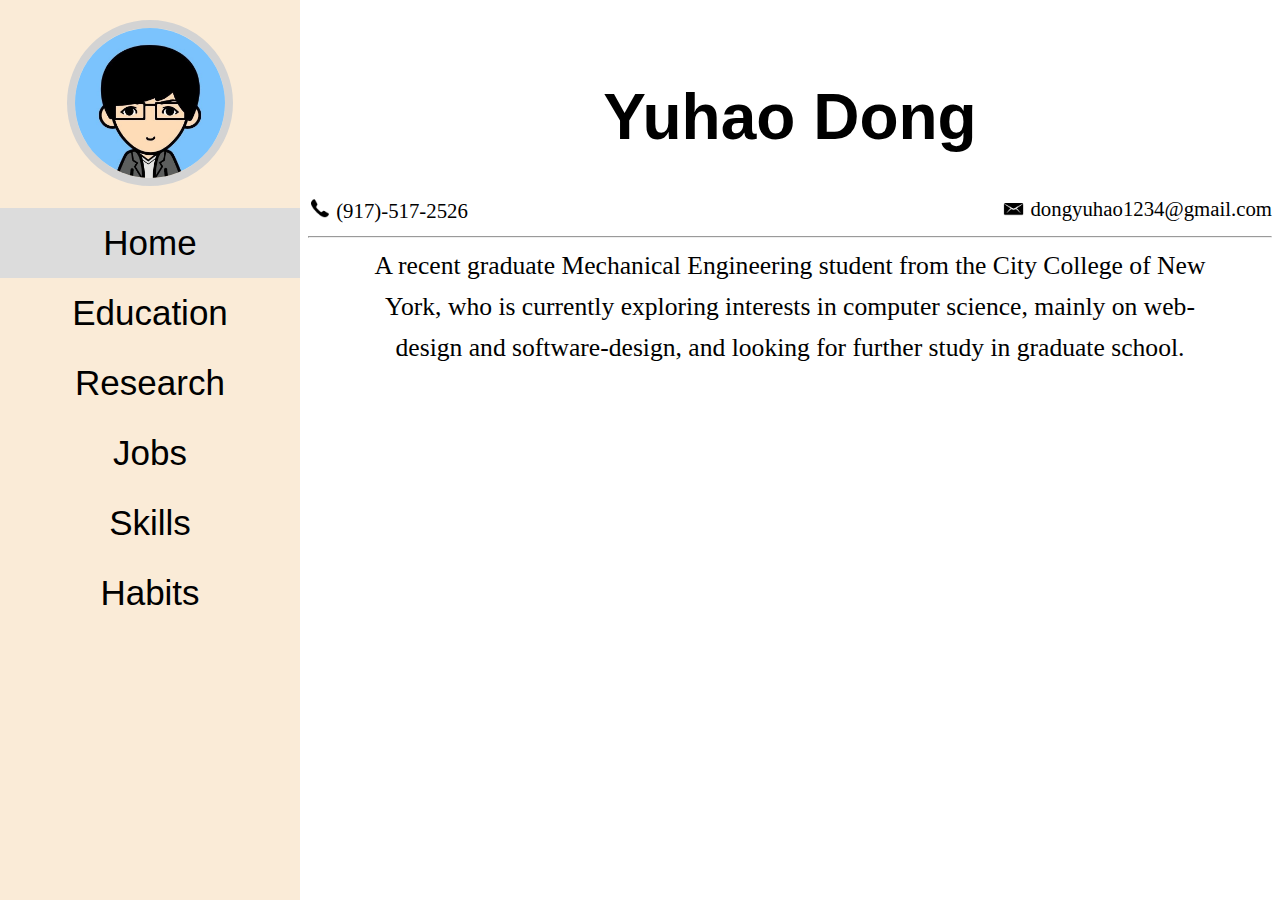
<file: index.html>
<!DOCTYPE html>
<html>
<head>
    <meta name="viewport" content="width=device-width, initial-scale=1">
    <title>Yuhao's Web</title>
    <link rel="stylesheet" href="css/styles.css">
</head> 

<body style="font-family: verdana;">
    <div class="sidenav center navfont">
        <img src="assets/img/me.jpg" class="rounded photo">
        <br>
        <br>
        <div style="background-color: gainsboro;"><a href="index.html">Home</a></div>
        <a href="html/Education.html">Education</a>
        <a href="html/Research.html">Research</a>
        <a href="html/Jobs.html">Jobs</a>
        <a href="html/Skills.html">Skills</a>
        <a href="html/Habits.html">Habits</a>
    </div>

    <div class="main" style="text-align: center">
        <h1 class="name namemargin">Yuhao Dong</h1>
        <div class="infomargin">
        <span class="infofont" style="float:right;"><img src="assets/img/email.jpg" style="width:23px"> dongyuhao1234@gmail.com</span>
        <span class="infofont" style="float:left;"><img src="assets/img/phone.png" style="width:23px"> (917)-517-2526</span>
        </div>
        <br>
        <br>
        <hr>
        <div class="descriptionfont">A recent graduate Mechanical Engineering student from the City College of New York, who is currently exploring interests in computer science, mainly on web-design and software-design, and looking for further study in graduate school.</div>
    </div>
    
</body>  
</html>
</file>
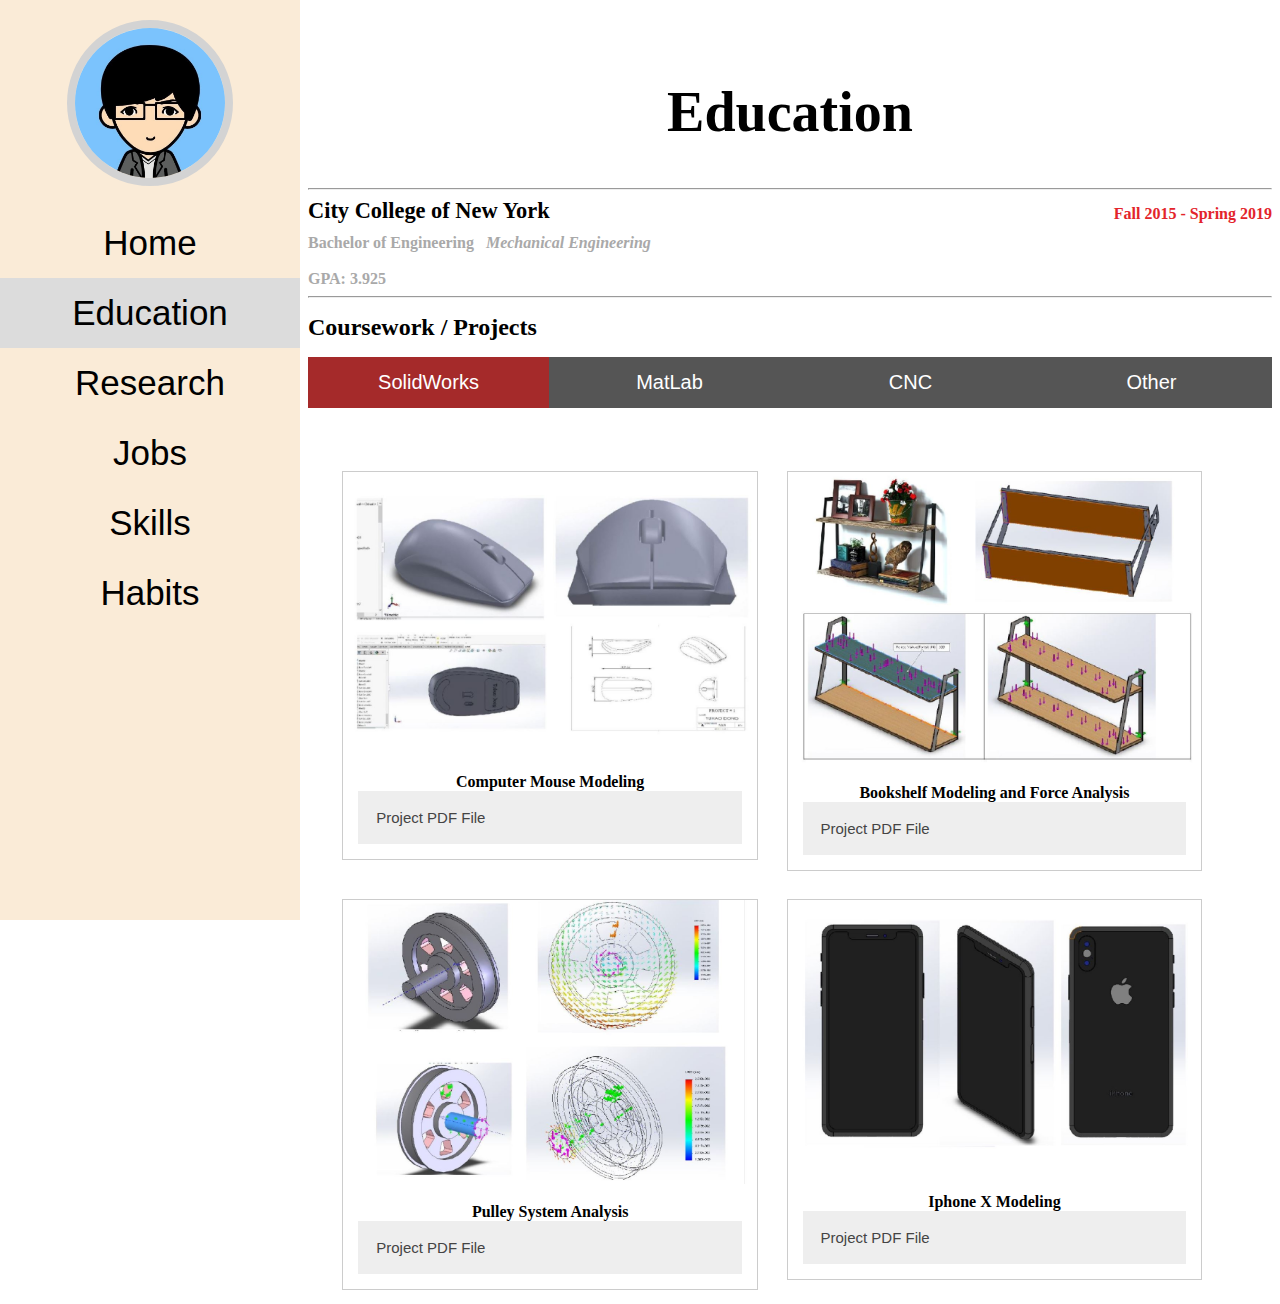
<file: html/Education.html>
<!DOCTYPE html>
<html>
<head>
    <meta name="viewport" content="width=device-width, initial-scale=1">
    <title>Yuhao's Web - Education</title>
    <link rel="stylesheet" href="../css/styles.css">
    <style>
        .tabcontent a:link{
                color:black;
                text-decoration: none;
            }
        .tabcontent a:visited{
                color:black;
                text-decoration: none;
            }
        .tabcontent a:hover{
                color:black;
                text-decoration: none;
                font-size: 120%;
            }
        .tabcontent a:active{
                color:black;
                text-decoration: none; 
                font-size: 120%;
            }
    </style>
</head> 

<body style="font-family: verdana;">
    <div class="sidenav center navfont">
        <img src="../assets/img/me.jpg" class="rounded photo">
        <br>
        <br>
        <a href="../index.html">Home</a>
        <div style="background-color: gainsboro;"><a href="Education.html">Education</a></div>
        <a href="Research.html">Research</a>
        <a href="Jobs.html">Jobs</a>
        <a href="Skills.html">Skills</a>
        <a href="Habits.html">Habits</a>
    </div>

    <div class="main">
        <div class="center educationfont eduspace"><b>Education</b></div>
        <br>
        <br>
        <hr>
        <div>
            <span style="float: right;" class="fontweight1 termfont";>Fall 2015 - Spring 2019</span>
        <span style="float: left;" class="schoolfont"><b>City College of New York</b></span>
        </div> 
        <br>
        <br>
        <div class="degreefont"><b>Bachelor of Engineering &nbsp <i>Mechanical Engineering</i></b></div>
        <br>
        <div class="degreefont"><b>GPA: 3.925</b></div>
        <hr>
        
        <div>
            <h1 style="font-size:150%">Coursework / Projects</h1>
        </div>
        
        
        <div>
            <button class="tablink" onclick="openPage('Home', this, 'brown')" id="defaultOpen">SolidWorks</button>
            <button class="tablink" onclick="openPage('News', this, 'brown')">MatLab</button>
            <button class="tablink" onclick="openPage('Contact', this, 'brown')">CNC</button>
            <button class="tablink" onclick="openPage('About', this, 'brown')">Other</button>
            
            <div id="Home" class="tabcontent">
                <div class="responsive">
                    <div class="gallery">
                        <a target="_blank" href="../assets/img/Computer%20Mouse.JPG">
                            <img src="../assets/img/Computer%20Mouse.JPG" alt="Alt1" width="600" height="400">
                        </a>
                        <div class="desc"><b>Computer Mouse Modeling</b>
                        <button class="accordion">Project PDF File</button>
                            <div class="panel">
                                <div style="background-color: antiquewhite; padding:10px">
                                    <a href="../assets/pdf/computer%20mouse.pdf">Click here to view the entire file in full screen</a>
                                </div>
                                <iframe src="../assets/pdf/computer%20mouse.pdf" width="100%" height="500px">
                                </iframe>
                            </div>
                        </div>
                    </div>
                </div>

                <div class="responsive">
                    <div class="gallery">
                        <a target="_blank" href="../assets/img/bookshelf.JPG">
                    <img src="../assets/img/bookshelf.JPG" alt="Alt2" width="600" height="400">
                        </a>
                        <div class="desc"> <b>Bookshelf Modeling and Force Analysis</b>
                        <button class="accordion">Project PDF File</button>
                            <div class="panel">
                                <div style="background-color: antiquewhite; padding:10px">
                                    <a href="../assets/pdf/Book%20Shelf.pdf">Click here to view the entire file in full screen</a>
                                </div>
                                <iframe src="../assets/pdf/Book%20Shelf.pdf" width="100%" height="500px">
                                </iframe>
                            </div>

                        </div>
                    </div>
                </div>

                <div class="responsive">
                    <div class="gallery">
                        <a target="_blank" href="../assets/img/Pulley%20System%20Analysis.JPG">
                            <img src="../assets/img/Pulley%20System%20Analysis.JPG" alt="Alt3" width="600" height="400">
                        </a>
                        <div class="desc"><b>Pulley System Analysis</b>
                        <button class="accordion">Project PDF File</button>
                            <div class="panel">
                                <div style="background-color: antiquewhite; padding:10px">
                                    <a href="../assets/pdf/FEM%20Modeling%20Project.pdf">Click here to view the entire file in full screen</a>
                                </div>
                                <iframe src="../assets/pdf/FEM%20Modeling%20Project.pdf" width="100%" height="500px">
                                </iframe>
                            </div>
                        </div>
                    </div>
                </div>

                <div class="responsive">
                    <div class="gallery">
                        <a target="_blank" href="../assets/img/Iphone%20X.JPG">
                            <img src="../assets/img/Iphone%20X.JPG" alt="Alt4" width="600" height="400">
                        </a>
                        <div class="desc"><b>Iphone X Modeling</b>
                        <button class="accordion">Project PDF File</button>
                            <div class="panel">
                                <div style="background-color: antiquewhite; padding:10px">
                                    <a href="../assets/pdf/Iphone%20X.pdf">Click here to view the entire file in full screen</a>
                                </div>
                                <iframe src="../assets/pdf/Iphone%20X.pdf" width="100%" height="500px">
                                </iframe>
                            </div>
                        </div>
                    </div>
                </div>
            </div>

            <div id="News" class="tabcontent">
                <button class="accordion">Viscous Flow</button>
                <div class="panel center">
                    <div style="background-color: antiquewhite; padding:10px">
                        <a href="../assets/pdf/Viscous%20flow%20Report.pdf">Click here to view the entire file in full screen</a>
                    </div>
                    <iframe src="../assets/pdf/Viscous%20flow%20Report.pdf" width="80%" height="750px">
                    </iframe>
                </div>

                <button class="accordion">Constant Coss-Section Fin</button>
                <div class="panel center">
                    <div style="background-color: antiquewhite; padding:10px">
                        <a href="../assets/pdf/Constant%20Cross-section%20Fin%20Report.pdf">Click here to view the entire file in full screen</a>
                    </div>
                    <iframe src="../assets/pdf/Constant%20Cross-section%20Fin%20Report.pdf" width="80%" height="750px">
                    </iframe>
                </div>

                <button class="accordion">Pelton Wheel</button>
                <div class="panel center">
                    <div style="background-color: antiquewhite; padding:10px">
                        <a href="../assets/pdf/Pelton%20Wheel%20report.pdf">Click here to view the entire file in full screen</a>
                    </div>
                    <iframe src="../assets/pdf/Pelton%20Wheel%20report.pdf" width="80%" height="750px">
                    </iframe>
                </div>
                <button class="accordion">Marine Propeller Response in a Drive Train System</button>
                <div class="panel center">
                    <div style="background-color: antiquewhite; padding:10px">
                        <a href="../assets/pdf/Marine%20Propeller%20Response.pdf">Click here to view the entire file in full screen</a>
                    </div>
                    <iframe src="../assets/pdf/Marine%20Propeller%20Response.pdf" width="80%" height="750px">
                    </iframe>
                </div>
                
            </div>

            <div id="Contact" class="tabcontent">
                <div class="container margin_1">
                    <div class="mySlides">
                        <div class="numbertext">1 / 6</div>
                        <img src="../assets/img/Final%20Model.JPG" style="width:100%">
                    </div>

                    <div class="mySlides">
                        <div class="numbertext">2 / 6</div>
                        <img src="../assets/img/Solidwork%20Simulation.JPG" style="width:100%">
                    </div>

                    <div class="mySlides">
                        <div class="numbertext">3 / 6</div>
                        <img src="../assets/img/Component_1.JPG" style="width:100%">
                    </div>
    
                    <div class="mySlides">
                        <div class="numbertext">4 / 6</div>
                        <img src="../assets/img/Component_3.JPG" style="width:100%">
                    </div>

                    <div class="mySlides">
                        <div class="numbertext">5 / 6</div>
                        <img src="../assets/img/CNC%20Milling%20Design.JPG" style="width:100%">
                    </div>
    
                    <div class="mySlides">
                        <div class="numbertext">6 / 6</div>
                        <img src="../assets/img/CNC%20Milling%20Design_2.JPG" style="width:100%">
                    </div>
    
                    <a class="prev" onclick="plusSlides(-1)">❮</a>
                    <a class="next" onclick="plusSlides(1)">❯</a>

                    <div class="caption-container">
                        <p id="caption"></p>
                    </div>

                    <div class="row">
                        <div class="column">
                            <img class="demo cursor" src="../assets/img/Final%20Model.JPG" style="width:100%" onclick="currentSlide(1)" alt="Final Modeling of a paper cutter">
                        </div>
                        <div class="column">
                            <img class="demo cursor" src="../assets/img/Solidwork%20Simulation.JPG" style="width:100%" onclick="currentSlide(2)" alt="Solidworks Simulation">
                        </div>
                        <div class="column">
                            <img class="demo cursor" src="../assets/img/Component_1.JPG" style="width:100%" onclick="currentSlide(3)" alt="Components">
                        </div>
                        <div class="column">
                            <img class="demo cursor" src="../assets/img/Component_3.JPG" style="width:100%" onclick="currentSlide(4)" alt="Components">
                        </div>
                        <div class="column">
                            <img class="demo cursor" src="../assets/img/CNC%20Milling%20Design.JPG" style="width:100%" onclick="currentSlide(5)" alt="CNC Milling Design">
                        </div>    
                        <div class="column">
                            <img class="demo cursor" src="../assets/img/CNC%20Milling%20Design_2.JPG" style="width:100%" onclick="currentSlide(6)" alt="CNC Milling Design">
                        </div>
                    </div>
                </div>

                <script>
                    var slideIndex = 1;
                    showSlides(slideIndex);

                    function plusSlides(n) {
                        showSlides(slideIndex += n);
                    }

                    function currentSlide(n) {
                        showSlides(slideIndex = n);
                    }

                    function showSlides(n) {
                        var i;
                        var slides = document.getElementsByClassName("mySlides");
                        var dots = document.getElementsByClassName("demo");
                        var captionText = document.getElementById("caption");
                        if (n > slides.length) {slideIndex = 1}
                        if (n < 1) {slideIndex = slides.length}
                        for (i = 0; i < slides.length; i++) {
                            slides[i].style.display = "none";
                        }
                        for (i = 0; i < dots.length; i++) {
                            dots[i].className = dots[i].className.replace(" active", "");
                        }
                        slides[slideIndex-1].style.display = "block";
                        dots[slideIndex-1].className += " active";
                        captionText.innerHTML = dots[slideIndex-1].alt;
                    }
                </script>
            </div>

            <div id="About" class="tabcontent">
                <button class="accordion">STK Simulation</button>
                <div class="panel center">
                    <div style="background-color: antiquewhite; padding:10px">
                        <a href="../assets/pdf/Orbital%20Mecanics%20Project.pdf">Click here to view the entire file in full screen</a>
                    </div>
                    <iframe src="../assets/pdf/Orbital%20Mecanics%20Project.pdf" width="80%" height="750px">
                    </iframe>
                </div>

                <button class="accordion">Engineering Drawing</button>
                <div class="panel center">
                    <img src="../assets/img/Engineering%20Drawing.JPG" style="width:100%">
                </div>

            <script>
                function openPage(pageName,elmnt,color) {
                    var i, tabcontent, tablinks;
                    tabcontent = document.getElementsByClassName("tabcontent");
                    for (i = 0; i < tabcontent.length; i++) {
                        tabcontent[i].style.display = "none";
                    }
                    tablinks = document.getElementsByClassName("tablink");
                    for (i = 0; i < tablinks.length; i++) {
                        tablinks[i].style.backgroundColor = "";
                    }
                    document.getElementById(pageName).style.display = "block";
                    elmnt.style.backgroundColor = color;
                }

// Get the element with id="defaultOpen" and click on it
                document.getElementById("defaultOpen").click();
            </script>
            
            <script>
                var acc = document.getElementsByClassName("accordion");
                var i;
                
                for (i = 0; i < acc.length; i++) {
                    acc[i].addEventListener("click", function() {
                        this.classList.toggle("active");
                        var panel = this.nextElementSibling;
                        if (panel.style.display === "block") {
                            panel.style.display = "none";
                        } else {
                            panel.style.display = "block";
                        }
                    });
                    }
            </script>
        </div>
        
    </div>
</body>  
</html>
</file>
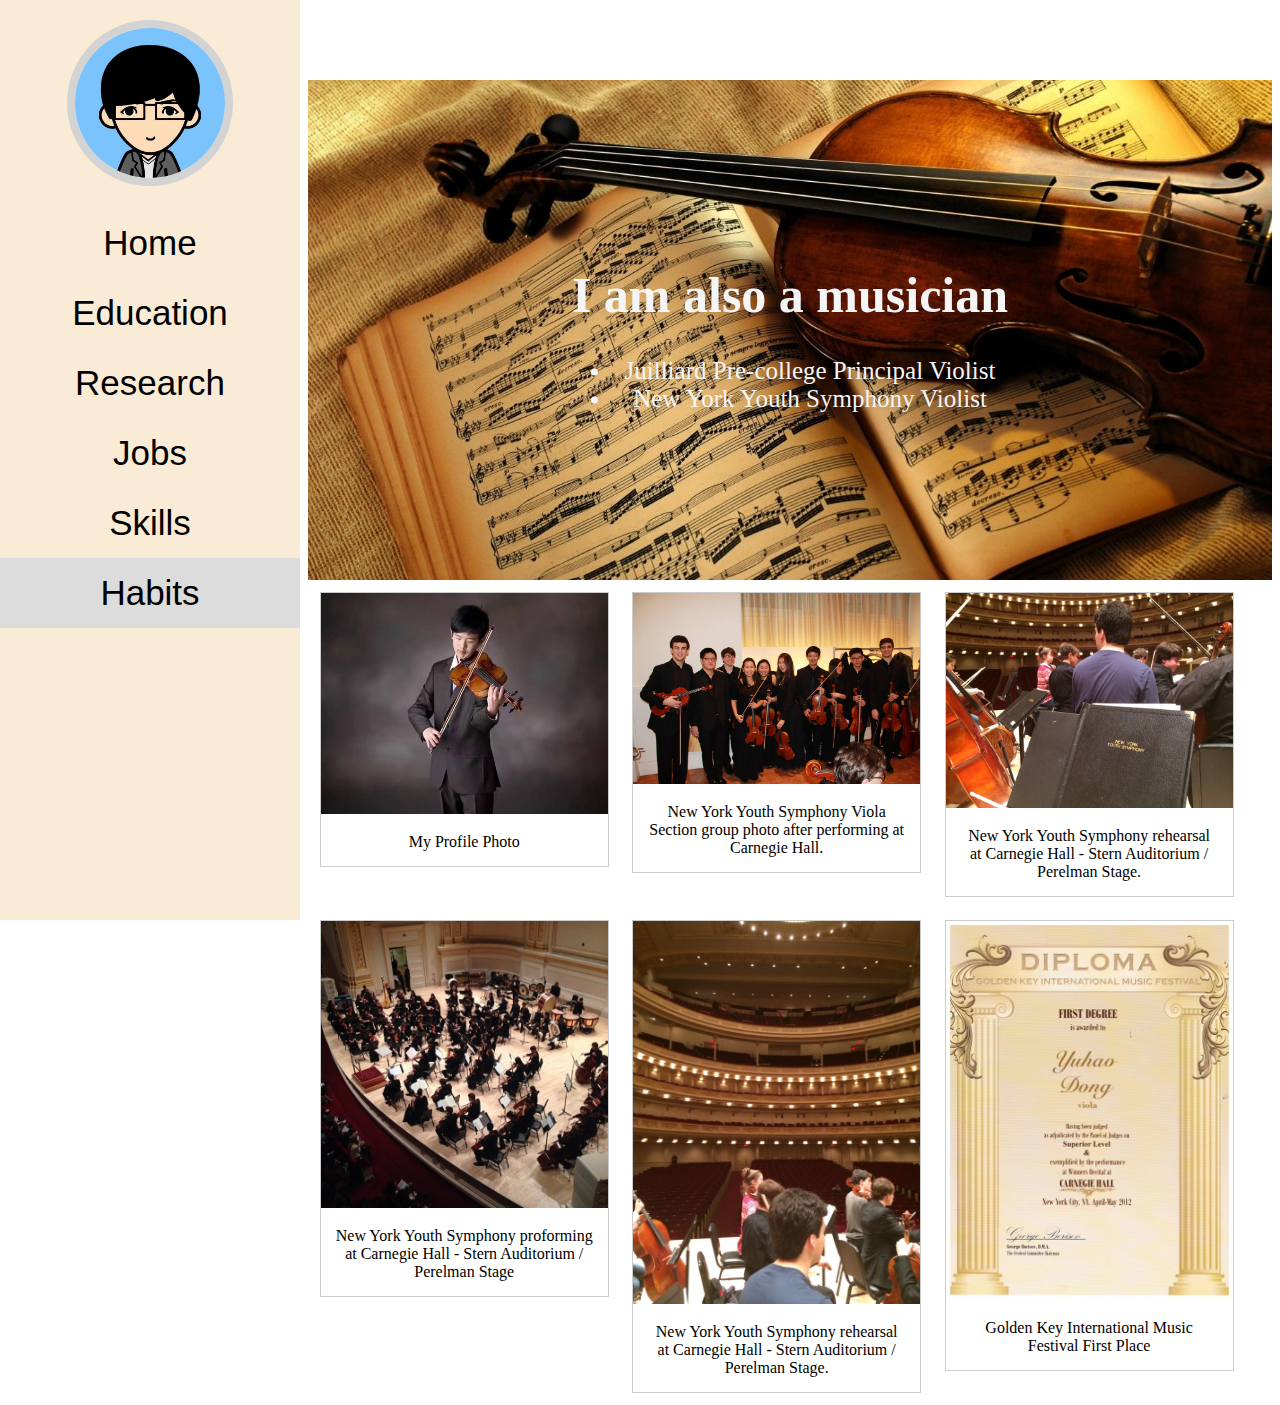
<file: html/Habits.html>
<!DOCTYPE html>
<html>
<head>
    <meta name="viewport" content="width=device-width, initial-scale=1">
    <title>Yuhao's Web - Habits</title>
    <link rel="stylesheet" href="../css/styles.css">
    <style>
    /* 
        BACKGROUND COVER INFO
        */
        
        .cover-image {
            background-image: url("../assets/img/Violin/violin-cover.jfif");
            background-color: #cccccc;
            height: 500px;
            background-position: center;
            background-repeat: no-repeat;
            background-size: cover;
            position: relative;
        }

        .cover-text {
            text-align: center;
            position: absolute;
            top: 50%;
            left: 50%;
            transform: translate(-50%, -50%);
            color:whitesmoke;
            /* background-color:antiquewhite; */
        }
        
        
        
        
        /*
        Below are for the Research Gallery
        */
        
        div.gallery {
            border: 1px solid #ccc;
        }

        div.gallery:hover {
            border: 1px solid #777;
        }

        div.gallery img {
            width: 100%;
            height: auto;
        }

        div.desc {
            padding: 15px;
            text-align: center;
        }


        .responsive {
            padding: 2px;
            float: left;
            width: 30%;
        }


        
        @media only screen and (max-width: 1100px) {
            .responsive {
                width: 46%;
                margin: 6px;
            }
        }
        
        @media only screen and (max-width: 700px) {
            .responsive {
                width: 95%;
            }
        }

    </style>
</head> 

<body style="font-family: verdana;">
    <div class="sidenav center navfont">
        <img src="../assets/img/me.jpg" class="rounded photo">
        <br>
        <br>
        <a href="../index.html">Home</a>
        <a href="Education.html">Education</a>
        <a href="Research.html">Research</a>
        <a href="Jobs.html">Jobs</a>
        <a href="Skills.html">Skills</a>
        <div style="background-color: gainsboro;"><a href="Habits.html">Habits</a></div>
    </div>

    <div class="main">
        <div class="cover-image">
            <div class="cover-text">
                <h1 style="font-size:50px;">I am also a musician</h1>
                <ul>
                    <li style="font-size:25px;">Juilliard Pre-college Principal Violist</li>
                    <li style="font-size:25px;">New York Youth Symphony Violist</li>
                </ul>
            </div>
        </div>        
        
        
        <div class="responsive">
            <div class="gallery">
                <a target="_blank" href="../assets/img/Violin/IMG_0202.JPG">
                    <img src="../assets/img/Violin/IMG_0202.JPG" alt="Alt1" width="500" height="400">
                </a>
                <div class="desc">My Profile Photo</div>
            </div>
        </div>

        <div class="responsive">
            <div class="gallery">
                <a target="_blank" href="../assets/img/Violin/IMG_0204.JPG">
                    <img src="../assets/img/Violin/IMG_0204.JPG" alt="Alt4" width="600" height="400">
                </a>
                <div class="desc">New York Youth Symphony Viola Section group photo after performing at Carnegie Hall.</div>
            </div>
        </div>
        
        <div class="responsive">
            <div class="gallery">
                <a target="_blank" href="../assets/img/Violin/IMG_0199.JPG">
                    <img src="../assets/img/Violin/IMG_0199.JPG" alt="Alt3" width="600" height="400">
                </a>
                <div class="desc">New York Youth Symphony rehearsal at Carnegie Hall - Stern Auditorium / Perelman Stage.</div>
            </div>
        </div>
        
        <div class="responsive">
            <div class="gallery">
                <a target="_blank" href="../assets/img/Violin/IMG_0203.JPG">
                    <img src="../assets/img/Violin/IMG_0203.JPG" alt="Alt3" width="600" height="400">
                </a>
                <div class="desc">New York Youth Symphony proforming at Carnegie Hall - Stern Auditorium / Perelman Stage</div>
            </div>
        </div>

        
        <div class="responsive">
            <div class="gallery">
                <a target="_blank" href="../assets/img/Violin/IMG_0200.JPG">
                    <img src="../assets/img/Violin/IMG_0200.JPG" alt="Alt1" width="600" height="400">
                </a>
                <div class="desc">New York Youth Symphony rehearsal at Carnegie Hall - Stern Auditorium / Perelman Stage.</div>
            </div>
        </div>



        <div class="responsive">
            <div class="gallery">
                <a target="_blank" href="../assets/img/Violin/IMG_0201.jpg">
                    <img src="../assets/img/Violin/IMG_0201.jpg" alt="Alt4" width="600" height="400">
                </a>
                <div class="desc" style="margin-top: -6%">Golden Key International Music Festival First Place </div>
            </div>
        </div>

        

    </div>
</body>  
</html>
</file>
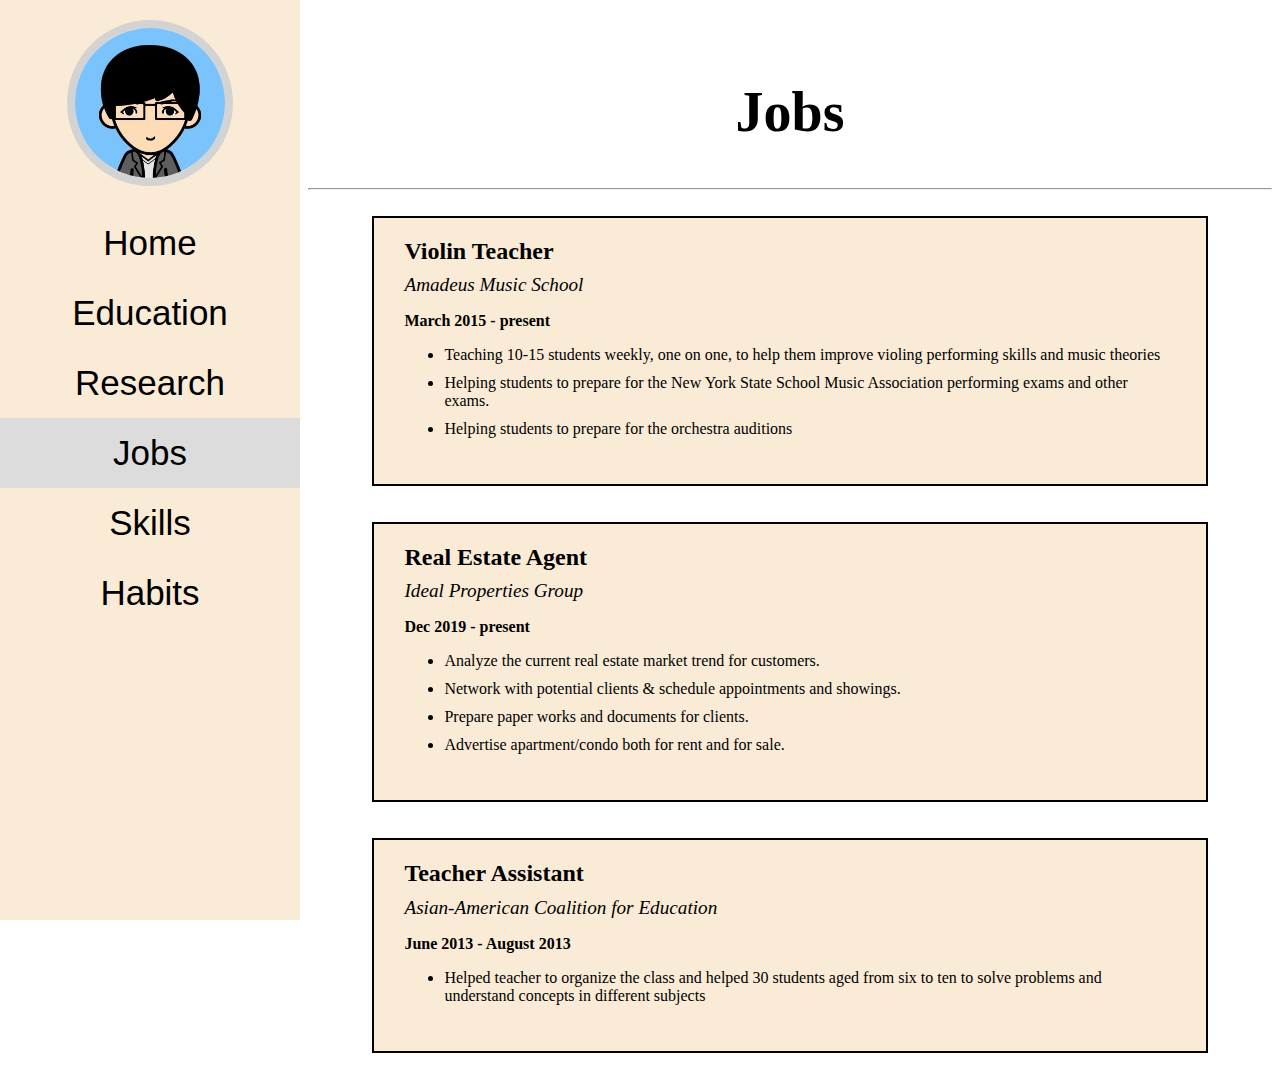
<file: html/Jobs.html>
<!DOCTYPE html>
<html>
<head>
    <meta name="viewport" content="width=device-width, initial-scale=1">
    <title>Yuhao's Web - Jobs</title>
    <link rel="stylesheet" href="../css/styles.css">
    <style>
    .zoom {
            padding: 30px;                                                 /* for Job element hover enlarge name*/
            border:2px solid;
            background-color: antiquewhite;
            transition: transform .2s;
            width: 80%;
            /* height: 250px; */
            margin: 0 auto;
        }
        
        
        .zoom2 {
            padding: 30px;                                                 /* for Job element hover enlarge name*/
            border:2px solid;
            background-color: antiquewhite;
            transition: transform .2s;
            width: 80%;
            /* height: 200px; */
            margin: 0 auto;
        }
        
        
        @media only screen and (max-width: 1400px) {
            .zoom2 {
                padding: 30px;                                                 /* for Job element hover enlarge name*/
                border:2px solid;
                background-color: antiquewhite;
                transition: transform .2s;
                width: 80%;
                /* height: 230px; */
                margin: 0 auto;
            }
        }

        
        .zoom2:hover {
            -ms-transform: scale(1.1); /* IE 9 */
            -webkit-transform: scale(1.1); /* Safari 3-8 */                  /* for Job element hover enlarge name*/
            transform: scale(1.1); 
        }
        
        
        .zoom:hover {
            -ms-transform: scale(1.1); /* IE 9 */
            -webkit-transform: scale(1.1); /* Safari 3-8 */                  /* for Job element hover enlarge name*/
            transform: scale(1.1); 
        }
        
        
        
        @media only screen and (max-width: 1400px) {
            .zoom {
                padding: 30px;                                                 /* for Job element hover enlarge name*/
                border:2px solid;
                background-color: antiquewhite;
                transition: transform .2s;
                width: 80%;
                /* height: 360px; */
                margin: 0 auto;
            }
        }
        
        @media only screen and (max-width: 1000px) {
            .zoom2:hover {
                -ms-transform: scale(1.1); /* IE 9 */
                -webkit-transform: scale(1.1); /* Safari 3-8 */                  /* for Job element hover enlarge name*/
                transform: scale(1.05); 
            }
        
        
            .zoom:hover {
                -ms-transform: scale(1.1); /* IE 9 */
                -webkit-transform: scale(1.1); /* Safari 3-8 */                  /* for Job element hover enlarge name*/
                transform: scale(1.05); 
            }
        }
        
    </style>
</head> 

<body style="font-family: verdana;">
    <div class="sidenav center navfont">
        <img src="../assets/img/me.jpg" class="rounded photo">
        <br>
        <br>
        <a href="../index.html">Home</a>
        <a href="Education.html">Education</a>
        <a href="Research.html">Research</a>
        <div style="background-color: gainsboro;"><a href="Jobs.html">Jobs</a></div>
        <a href="Skills.html">Skills</a>
        <a href="Habits.html">Habits</a>
    </div>

    <div class="main">
        <div class="center educationfont eduspace"><b>Jobs</b></div>
        <br>
        <br>
        <hr>
        <br>
        <div class="zoom">
            <h2 style="margin-top: -10px;margin-bottom: -10px;">Violin Teacher</h2>
            <p style="font-size: 120%;margin-bottom: -0px"><i>Amadeus Music School</i></p>
            <p><b>March 2015 - present</b></p>
            <ul>
                <li style="margin-top:10px">Teaching 10-15 students weekly, one on one, to help them improve violing performing skills and music theories</li>
                <li style="margin-top:10px">Helping students to prepare for the New York State School Music Association performing exams and other exams.</li>
                <li style="margin-top:10px">Helping students to prepare for the orchestra auditions</li>
            </ul>
        </div>
        <br>
        <br>
        <div class="zoom">
            <h2 style="margin-top: -10px;margin-bottom: -10px;">Real Estate Agent</h2>
            <p style="font-size: 120%;margin-bottom: -0px"><i>Ideal Properties Group</i></p>
            <p><b>Dec 2019 - present</b></p>
            <ul>
                <li style="margin-top:10px">Analyze the current real estate market trend for customers.</li>
                <li style="margin-top:10px">Network with potential clients &amp; schedule appointments and showings.</li>
                <li style="margin-top:10px">Prepare paper works and documents for clients.</li>
                <li style="margin-top: 10px">Advertise apartment/condo both for rent and for sale.</li>
            </ul>
            </div>
        <br>
        <br>
        <div class="zoom2">
            <h2 style="margin-top: -10px;margin-bottom: -10px;">Teacher Assistant</h2>
            <p style="font-size: 120%;margin-bottom: -0px"><i>Asian-American Coalition for Education</i></p>
            <p><b>June 2013 - August 2013</b></p>
            <ul>
            <li>Helped teacher to organize the class and helped 30 students aged from six to ten to solve problems and understand concepts in different subjects</li>
            </ul>
            </div>
        <br>

    </div>
</body>  
</html>
</file>
<file: css/styles.css>
/* General left side navigation */
.sidenav{
    height:100%;
    width:300px;                                                    /* 300 px for the width */
    position:fixed;
    top:0;
    left:0;
    background-color:antiquewhite;                                  /*Navigation background color */
    overflow-x:hidden;
    padding-top: 20px; /*How far from the top, including the profile pic */    
}
        
.sidenav a{                                                         /*Navigation font etc, home,education...*/
    padding: 15px;
    text-decoration: none;
    font-size: 35px;
    color: black;
    display: block;
}
        
.sidenav a:hover{                                                   /*Navigation font etc, home,education...*/
    color:darkblue;
    background-color: burlywood;
}

.photo{
    width:50%                                                       /* for Navigation Photo */
}

.infofont{
    font-size:130%;                                                 /* FOR PHONE # and EMAIL ADDRESS*/
}

.descriptionfont{                                                   /* For Home Page Description */
    font-size:160%;
    margin-left: 5%; 
    margin-right:5%;
    line-height: 1.6;
}

.infomargin{
    margin-bottom: -0.5%;
}

.name{
    font-size:400%;
    font-family: Impact, Charcoal, sans-serif;                      /* Main Section header name "YUHAO DONG"*/
}

/* General Main Section */
.main{
    margin-left:300px;              /*Should be same as the width above */
    margin-top:80px;
}

/* NOT FOR TABLETS NOR MOBILE, BUT WINDOW SIZE */
@media only screen and (max-width:1200px){
    .infofont{                                             /* FOR PHONE # and EMAIL ADDRESS*/
        font-size:100%;
    }
    .main{
        margin-left:250px;                                          /*Reduced to 200px */
        margin-top:60px;
    }
    .sidenav{
        height:100%;
        width:250px;                                                    /* 300 px for the width */
        position:fixed;
        top:0;
        left:0;
        background-color:antiquewhite;                                  /*Navigation background color */
        overflow-x:hidden;
        padding-top: 20px;
    }
    .descriptionfont{                                                   /* For Home Page Description */
        font-size:130%;
    }

    .infomargin{
        margin-bottom: -1.5%;
    }
    .name{
        font-size:320%;
        font-family: Impact, Charcoal, sans-serif;                      /* Main Section header name "YUHAO DONG"*/
    }
}

/* For Tablets */
@media only screen and (max-width:850px){
    .main{
        margin-left:200px;                                          /*Reduced to 200px */
        margin-top:50px;
    }
    .sidenav{
        height:100%;
        width:200px;                                                    /* 300 px for the width */
        position:fixed;
        top:0;
        left:0;
        background-color:antiquewhite;                                  /*Navigation background color */
        overflow-x:hidden;
        padding-top: 20px;
    }
    .sidenav a{                                                         /*Navigation font etc, home,education...*/
        padding: 10px;
        text-decoration: none;
        font-size: 25px;
        color: black;
        display: block;
    }
}

/* For Mobile Devices */
@media only screen and (max-width:500px){
    .main{
        margin-left:0px;                                          /* Full Screen */
        margin-top:10px;
    }
    .sidenav{                                                      /*MIGHT NEED TO FIX LATER!!!!! */
        width:100%;
        height:auto;
        position:relative;
    }
    .sidenav a{                                                    /*MIGHT NEED TO FIX LATER!!!!! */            
        padding: 5px;
        text-decoration: none;
        font-size: 20px;
        color: black;
        display: block;
    }
    .photo{
        width:20%;
        margin-bottom: -5%;
    }
    .infofont{
        font-size:80%;                                                 /* FOR PHONE # and EMAIL ADDRESS*/
    }
    .infomargin{
        margin-bottom: -4%;
    }
    .name{
        font-size:250%;
        font-family: Impact, Charcoal, sans-serif;                      /* Main Section header name "YUHAO DONG"*/
    }
    .namemargin{
        margin-top: -1%;
        margin-bottom: -0%;
    }
}

/* Other CSS Styles */
.center{
    text-align:center;
}

.navfont{
   font-family: "Comic Sans MS", cursive, sans-serif;                /* Navigation Manu Font */ 
}

.rounded{
    border-radius:50%;
    border:8px solid lightgray;                                     /* for Navigation manu picture */
}












/*FOR EDUCATION PAGE*/

.fontweight1{
            font-weight:600
        }
.educationfont{
    font-size: 350%;
    margin-top: 50px;
    margin-bottom: 0px
}

.termfont{
    margin-top:7px;
    font-size:100%;
    color:#E3242B;
}
.schoolfont{
    font-size: 140%;
}
.degreefont{
    font-size: 100%;
    color:darkgray;
}

.tablink {
    background-color: #555;                                          /* for full page tab*/
    color: white;
    float: left;
    border: none;
    outline: none;
    cursor: pointer;
    padding: 14px 16px;
    font-size: 20px;
    width: 25%;
}

.tablink:hover {
    background-color: #777;                                          /* for full page tab*/
}
        
.tabcontent {
    color: black;                                                    /* for full page content*/
    display: none;
    padding: 100px 20px;                                            /* for full page tab*/
    height: 100%;
}
        
        
#Home {background-color: white;}
#News {background-color: white;}
#Contact {background-color: white;}
#About {background-color: white;}



/* NOT FOR TABLETS NOR MOBILE, BUT WINDOW SIZE */
@media only screen and (max-width:1200px){
    .educationfont{
        font-size: 300%;
        margin-top: 30px;
        margin-bottom: 0px
    }
    .termfont{
        margin-top:7px;
        font-size:90%;
    }
    .schoolfont{
        font-size: 115%;
    }
}


/* For Tablets */
@media only screen and (max-width:850px){
    .educationfont{
        font-size: 250%;
        margin-top: 30px;
        margin-bottom: 0px
    }
    .termfont{
        margin-top:7px;
        font-size:80%;
    }
    .schoolfont{
        font-size: 110%;
    }
}


/* For Mobile Devices */
@media only screen and (max-width:500px){
    .educationfont{
        font-size: 230%;
        margin-top: 0px;
        margin-bottom: 0px
    }
    .termfont{
        margin-top:1px;
        font-size:70%;
    }
    .schoolfont{
        font-size: 90%;
    }
    .tablink{
        font-size:13px;
    }
    .eduspace{
        margin-bottom:-5%;
    }
    .degreefont{
        font-size: 70%;
        color:darkgray;
    }
    .fontweight1{
        font-weight:500
    }
}        
        
        /*
        Below are for the Research Gallery
        */
        
div.gallery {
    border: 1px solid #ccc;
}

div.gallery:hover {
    border: 1px solid #777;
}

div.gallery img {
    width: 100%;
    height: auto;
}

div.desc {
    padding: 15px;
    text-align: center;
}


.responsive {
    padding: 5px;
    float: left;
    width: 45%;
    margin:1%;
}

        
        
@media only screen and (max-width: 1100px) {
    .responsive {
        width: 45%;
        margin: 6px;
    }
}
        
@media only screen and (max-width: 750px) {
    .responsive {
        width: 95%;
    }
}
        
        /*
        Accordion
        */
.accordion {
    background-color: #eee;
    color: #444;
    cursor: pointer;
    padding: 18px;
    width: 100%;
    border: none;
    text-align: left;
    outline: none;
    font-size: 15px;
    transition: 0.4s;
}

.active, .accordion:hover {
    background-color: #ccc; 
}

.panel {
    /* padding: 0 18px; */
    display: none;
    background-color: white;
    overflow: hidden;
}
        

        
/* Position the image container (needed to position the left and right arrows) */
.container {
    position: relative;
}

/* Hide the images by default */
.mySlides {
    display: none;
}

/* Add a pointer when hovering over the thumbnail images */
.cursor {
    cursor: pointer;
}

/* Next & previous buttons */
.prev,
.next {
    cursor: pointer;
    position: absolute;
    top: 40%;
    width: auto;
    padding: 16px;
    margin-top: -50px;
    color: white;
    font-weight: bold;
    font-size: 20px;
    border-radius: 0 3px 3px 0;
    user-select: none;
    -webkit-user-select: none;
}

/* Position the "next button" to the right */
.next {
    right: 0;
    border-radius: 3px 0 0 3px;
    }

/* On hover, add a black background color with a little bit see-through */
.prev:hover,
.next:hover {
    background-color: rgba(0, 0, 0, 0.8);
}

/* Number text (1/3 etc) */
.numbertext {
    color: #f2f2f2;
    font-size: 12px;
    padding: 8px 12px;
    position: absolute;
    top: 0;
}

/* Container for image text */
.caption-container {
    text-align: center;
    background-color: #222;
    padding: 2px 16px;
    color: white;
}

.row:after {
    content: "";
    display: table;
    clear: both;
}

/* Six columns side by side */
.column {
    float: left;
    width: 16.66%;
}

/* Add a transparency effect for thumnbail images */
.demo {
    opacity: 0.6;
}

.active,
.demo:hover {
    opacity: 1;
}
        

.margin_1{
    margin-left: 25%;
    margin-right:25%;
}
        
@media only screen and (max-width: 1300px) {
    .margin_1 {
        margin-left:10%;
        margin-right: 10%;
    }
}
        
        
        









/*FOR RESEARCH PAGE*/
.schoolfont2{
    font-size: 130%;
}

.researchfont{
    font-size: 130%;
}


/* NOT FOR TABLETS NOR MOBILE, BUT WINDOW SIZE */
@media only screen and (max-width:1300px){
    .schoolfont2{
        font-size: 120%;
    }
    .researchfont{
        font-size: 120%;
    }
}

/* For Tablets */
@media only screen and (max-width:950px){
    .schoolfont2{
        font-size: 100%;
    }
    .researchfont{
        font-size: 100%;
    }
}

/* For Mobile Devices */
@media only screen and (max-width:500px){
    .schoolfont2{
        font-size: 80%;
    }
    .researchfont{
        font-size: 80%;
    }
}
</file>
